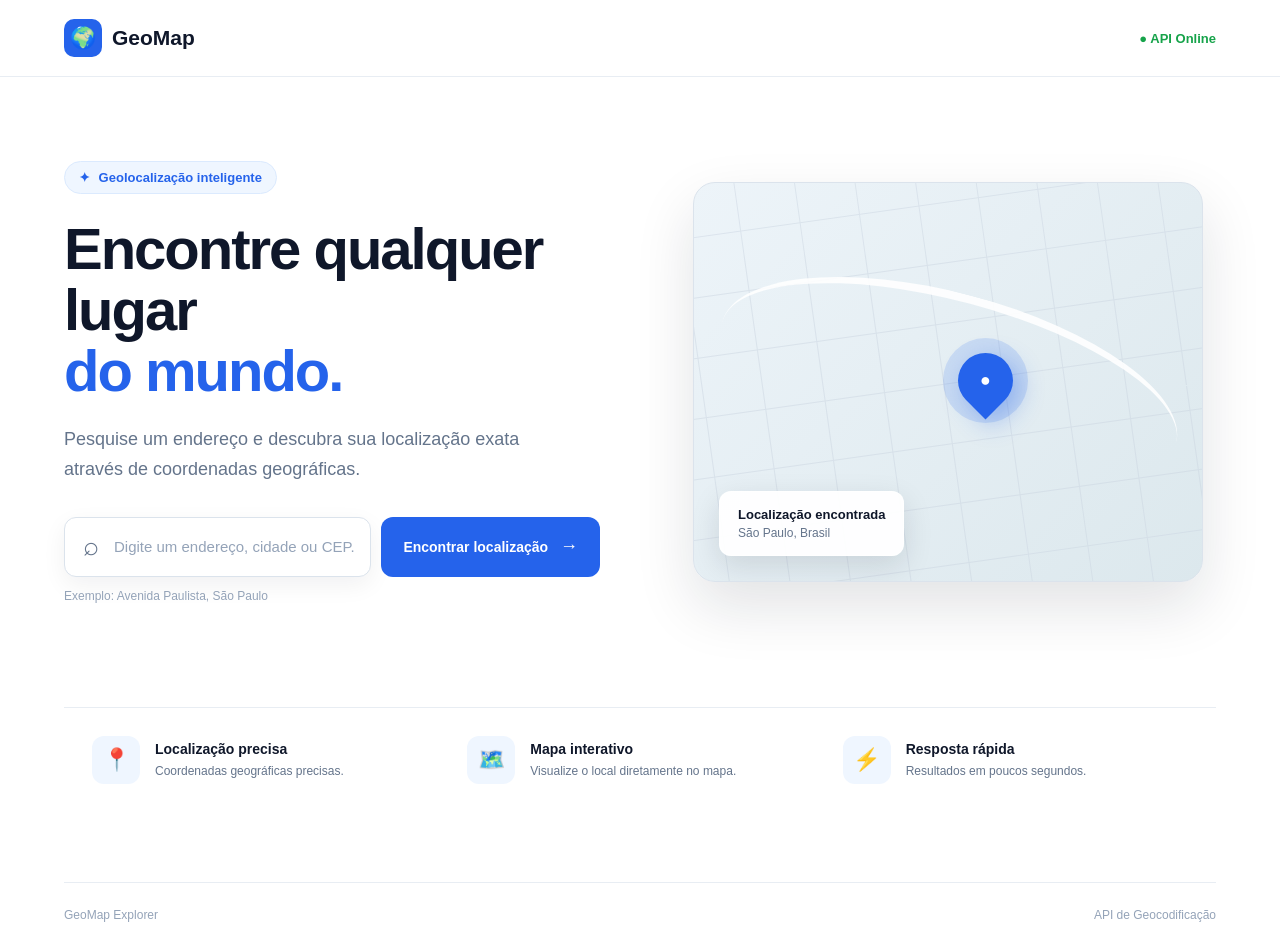
<file: templates/index.html>
<!DOCTYPE html>
<html lang="pt-br">

<head>
    <meta charset="UTF-8">
    <meta name="viewport" content="width=device-width, initial-scale=1.0">

    <link rel="stylesheet" href="/static/style.css">

    <title>GeoMap Explorer</title>
</head>

<body>

    <header class="navbar">
        <div class="navbar-content">

            <a href="/" class="brand">
                <span class="brand-icon">🌍</span>
                <span>GeoMap</span>
            </a>

            <span class="brand-status">
                ● API Online
            </span>

        </div>
    </header>

    <main class="hero">

        <div class="hero-content">

            <div class="hero-badge">
                <span>✦</span>
                Geolocalização inteligente
            </div>

            <h1>
                Encontre qualquer lugar
                <span>do mundo.</span>
            </h1>

            <p class="hero-description">
                Pesquise um endereço e descubra sua localização
                exata através de coordenadas geográficas.
            </p>

            <form method="post" action="/geocode" class="search-box">

                <div class="search-input">

                    <span class="search-icon">⌕</span>

                    <input
                        type="text"
                        id="endereco"
                        name="endereco"
                        placeholder="Digite um endereço, cidade ou CEP..."
                        autocomplete="off"
                        required
                    >

                </div>

                <button type="submit">
                    Encontrar localização
                    <span>→</span>
                </button>

            </form>

            <p class="search-example">
                Exemplo: Avenida Paulista, São Paulo
            </p>

        </div>

        <div class="hero-visual">

            <div class="map-preview">

                <div class="map-grid"></div>

                <div class="map-route"></div>

                <div class="map-marker">
                    <div class="marker-pulse"></div>
                    <span>●</span>
                </div>

                <div class="map-card">
                    <strong>Localização encontrada</strong>
                    <span>São Paulo, Brasil</span>
                </div>

            </div>

        </div>

    </main>

    <section class="features-section">

        <div class="feature-item">
            <span class="feature-icon">📍</span>

            <div>
                <strong>Localização precisa</strong>
                <p>Coordenadas geográficas precisas.</p>
            </div>
        </div>

        <div class="feature-item">
            <span class="feature-icon">🗺️</span>

            <div>
                <strong>Mapa interativo</strong>
                <p>Visualize o local diretamente no mapa.</p>
            </div>
        </div>

        <div class="feature-item">
            <span class="feature-icon">⚡</span>

            <div>
                <strong>Resposta rápida</strong>
                <p>Resultados em poucos segundos.</p>
            </div>
        </div>

    </section>

    <footer>
        <span>GeoMap Explorer</span>
        <span>API de Geocodificação</span>
    </footer>

</body>

</html>
</file>
<file: static/style.css>
* {
    margin: 0;
    padding: 0;
    box-sizing: border-box;
}

body {
    font-family: Arial, Helvetica, sans-serif;
    color: #0f172a;
    background: #ffffff;
}

.navbar {
    width: 100%;
    border-bottom: 1px solid #e8edf3;
    background: rgba(255, 255, 255, 0.96);
}

.navbar-content {
    width: 90%;
    max-width: 1200px;
    height: 76px;
    margin: auto;
    display: flex;
    align-items: center;
    justify-content: space-between;
}

.brand {
    display: flex;
    align-items: center;
    gap: 10px;
    color: #0f172a;
    text-decoration: none;
    font-size: 21px;
    font-weight: 800;
}

.brand-icon {
    width: 38px;
    height: 38px;
    display: flex;
    align-items: center;
    justify-content: center;
    border-radius: 10px;
    background: #2563eb;
    font-size: 21px;
}

.brand-status {
    color: #16a34a;
    font-size: 13px;
    font-weight: 600;
}

.hero {
    width: 90%;
    max-width: 1200px;
    min-height: 610px;
    margin: auto;
    display: grid;
    grid-template-columns: 1fr 1fr;
    align-items: center;
    gap: 80px;
}

.hero-content {
    max-width: 570px;
}

.hero-badge {
    width: fit-content;
    margin-bottom: 25px;
    padding: 8px 14px;
    border: 1px solid #dbeafe;
    border-radius: 30px;
    background: #eff6ff;
    color: #2563eb;
    font-size: 13px;
    font-weight: 700;
}

.hero-badge span {
    margin-right: 5px;
}

.hero h1 {
    margin-bottom: 22px;
    color: #0f172a;
    font-size: 58px;
    line-height: 1.05;
    letter-spacing: -2px;
}

.hero h1 span {
    display: block;
    color: #2563eb;
}

.hero-description {
    max-width: 500px;
    margin-bottom: 32px;
    color: #64748b;
    font-size: 18px;
    line-height: 1.7;
}

.search-box {
    width: 100%;
    display: flex;
    gap: 10px;
}

.search-input {
    flex: 1;
    height: 60px;
    display: flex;
    align-items: center;
    border: 1px solid #dbe3ec;
    border-radius: 12px;
    background: #ffffff;
    box-shadow: 0 8px 25px rgba(15, 23, 42, 0.06);
    transition: 0.2s;
}

.search-input:focus-within {
    border-color: #2563eb;
    box-shadow: 0 8px 30px rgba(37, 99, 235, 0.12);
}

.search-icon {
    padding-left: 18px;
    color: #64748b;
    font-size: 27px;
}

.search-input input {
    width: 100%;
    height: 100%;
    padding: 0 15px;
    border: none;
    outline: none;
    background: transparent;
    color: #0f172a;
    font-size: 15px;
}

.search-input input::placeholder {
    color: #94a3b8;
}

.search-box button {
    height: 60px;
    padding: 0 22px;
    border: none;
    border-radius: 12px;
    background: #2563eb;
    color: white;
    font-size: 14px;
    font-weight: 700;
    cursor: pointer;
    white-space: nowrap;
    transition: 0.2s;
}

.search-box button:hover {
    background: #1d4ed8;
    transform: translateY(-1px);
}

.search-box button span {
    margin-left: 8px;
    font-size: 18px;
}

.search-example {
    margin-top: 12px;
    color: #94a3b8;
    font-size: 12px;
}

.hero-visual {
    display: flex;
    justify-content: center;
}

.map-preview {
    position: relative;
    width: 100%;
    max-width: 510px;
    height: 400px;
    overflow: hidden;
    border: 1px solid #dbe3ec;
    border-radius: 22px;
    background:
        linear-gradient(135deg, #edf4f9, #dce8ed);
    box-shadow:
        0 25px 60px rgba(15, 23, 42, 0.12);
}

.map-grid {
    position: absolute;
    inset: 0;
    opacity: 0.5;
    background-image:
        linear-gradient(#cbd5e1 1px, transparent 1px),
        linear-gradient(90deg, #cbd5e1 1px, transparent 1px);
    background-size: 50px 50px;
    transform: rotate(-8deg) scale(1.2);
}

.map-route {
    position: absolute;
    width: 470px;
    height: 180px;
    top: 110px;
    left: 20px;
    border-top: 8px solid rgba(255, 255, 255, 0.9);
    border-radius: 50%;
    transform: rotate(15deg);
}

.map-marker {
    position: absolute;
    top: 170px;
    left: 52%;
    width: 55px;
    height: 55px;
    display: flex;
    align-items: center;
    justify-content: center;
    border-radius: 50% 50% 50% 0;
    background: #2563eb;
    color: white;
    font-size: 18px;
    transform: rotate(-45deg);
    box-shadow: 0 10px 25px rgba(37, 99, 235, 0.35);
}

.map-marker span {
    transform: rotate(45deg);
}

.marker-pulse {
    position: absolute;
    width: 85px;
    height: 85px;
    border-radius: 50%;
    background: rgba(37, 99, 235, 0.15);
    animation: pulse 2s infinite;
}

.map-card {
    position: absolute;
    left: 25px;
    bottom: 25px;
    display: flex;
    flex-direction: column;
    padding: 15px 18px;
    border: 1px solid rgba(255, 255, 255, 0.8);
    border-radius: 12px;
    background: rgba(255, 255, 255, 0.94);
    box-shadow: 0 10px 30px rgba(15, 23, 42, 0.12);
}

.map-card strong {
    margin-bottom: 4px;
    color: #0f172a;
    font-size: 13px;
}

.map-card span {
    color: #64748b;
    font-size: 12px;
}

.features-section {
    width: 90%;
    max-width: 1200px;
    margin: 20px auto 70px;
    padding: 28px;
    display: grid;
    grid-template-columns: repeat(3, 1fr);
    gap: 30px;
    border-top: 1px solid #e8edf3;
}

.feature-item {
    display: flex;
    align-items: center;
    gap: 15px;
}

.feature-icon {
    width: 48px;
    height: 48px;
    flex-shrink: 0;
    display: flex;
    align-items: center;
    justify-content: center;
    border-radius: 12px;
    background: #eff6ff;
    font-size: 22px;
}

.feature-item strong {
    display: block;
    margin-bottom: 5px;
    color: #0f172a;
    font-size: 14px;
}

.feature-item p {
    color: #64748b;
    font-size: 12px;
    line-height: 1.5;
}

footer {
    width: 90%;
    max-width: 1200px;
    margin: auto;
    padding: 25px 0;
    display: flex;
    justify-content: space-between;
    border-top: 1px solid #e8edf3;
    color: #94a3b8;
    font-size: 12px;
}

.resultado {
    width: 90%;
    max-width: 1100px;
    margin: 45px auto;
    animation: aparecer 0.5s ease;
}

.resultado h2 {
    margin-bottom: 25px;
    color: #0f172a;
    font-size: 34px;
    font-weight: 800;
}

.resultado p {
    margin-bottom: 10px;
    padding: 15px 18px;
    border: 1px solid #e2e8f0;
    border-radius: 12px;
    background: #ffffff;
    color: #64748b;
    box-shadow: 0 5px 18px rgba(15, 23, 42, 0.04);
}

.resultado p strong {
    color: #0f172a;
}

#map {
    width: 100% !important;
    height: 600px !important;
    margin-top: 30px !important;
    border: 1px solid #dbe3ec !important;
    border-radius: 20px !important;
    overflow: hidden !important;
    box-shadow: 0 20px 50px rgba(15, 23, 42, 0.12) !important;
}

.btn-voltar {
    display: block;
    margin-top: 20px;
    padding: 15px;
    border-radius: 12px;
    background: #2563eb;
    color: white;
    text-align: center;
    text-decoration: none;
    font-weight: 700;
    transition: 0.2s;
}

.btn-voltar:hover {
    background: #1d4ed8;
    color: white;
    text-decoration: none;
}

@keyframes aparecer {
    from {
        opacity: 0;
        transform: translateY(15px);
    }

    to {
        opacity: 1;
        transform: translateY(0);
    }
}

@keyframes pulse {
    0% {
        transform: scale(0.7);
        opacity: 0.8;
    }

    70% {
        transform: scale(1.4);
        opacity: 0;
    }

    100% {
        transform: scale(1.4);
        opacity: 0;
    }
}

@media (max-width: 900px) {
    .hero {
        grid-template-columns: 1fr;
        gap: 45px;
        padding: 60px 0;
    }

    .hero-content {
        max-width: 700px;
    }

    .hero h1 {
        font-size: 48px;
    }

    .hero-visual {
        display: none;
    }
}

@media (max-width: 650px) {
    .navbar-content {
        width: 92%;
    }

    .brand-status {
        font-size: 11px;
    }

    .hero {
        width: 92%;
        padding: 50px 0;
    }

    .hero h1 {
        font-size: 40px;
        letter-spacing: -1.5px;
    }

    .hero-description {
        font-size: 16px;
    }

    .search-box {
        flex-direction: column;
    }

    .search-box button {
        width: 100%;
    }

    .features-section {
        width: 92%;
        grid-template-columns: 1fr;
        gap: 22px;
        margin-bottom: 40px;
    }

    footer {
        width: 92%;
        flex-direction: column;
        gap: 8px;
    }

    .resultado {
        width: 92%;
        margin: 30px auto;
    }

    .resultado h2 {
        font-size: 27px;
    }

    #map {
        height: 400px !important;
        border-radius: 15px !important;
    }
}
</file>
